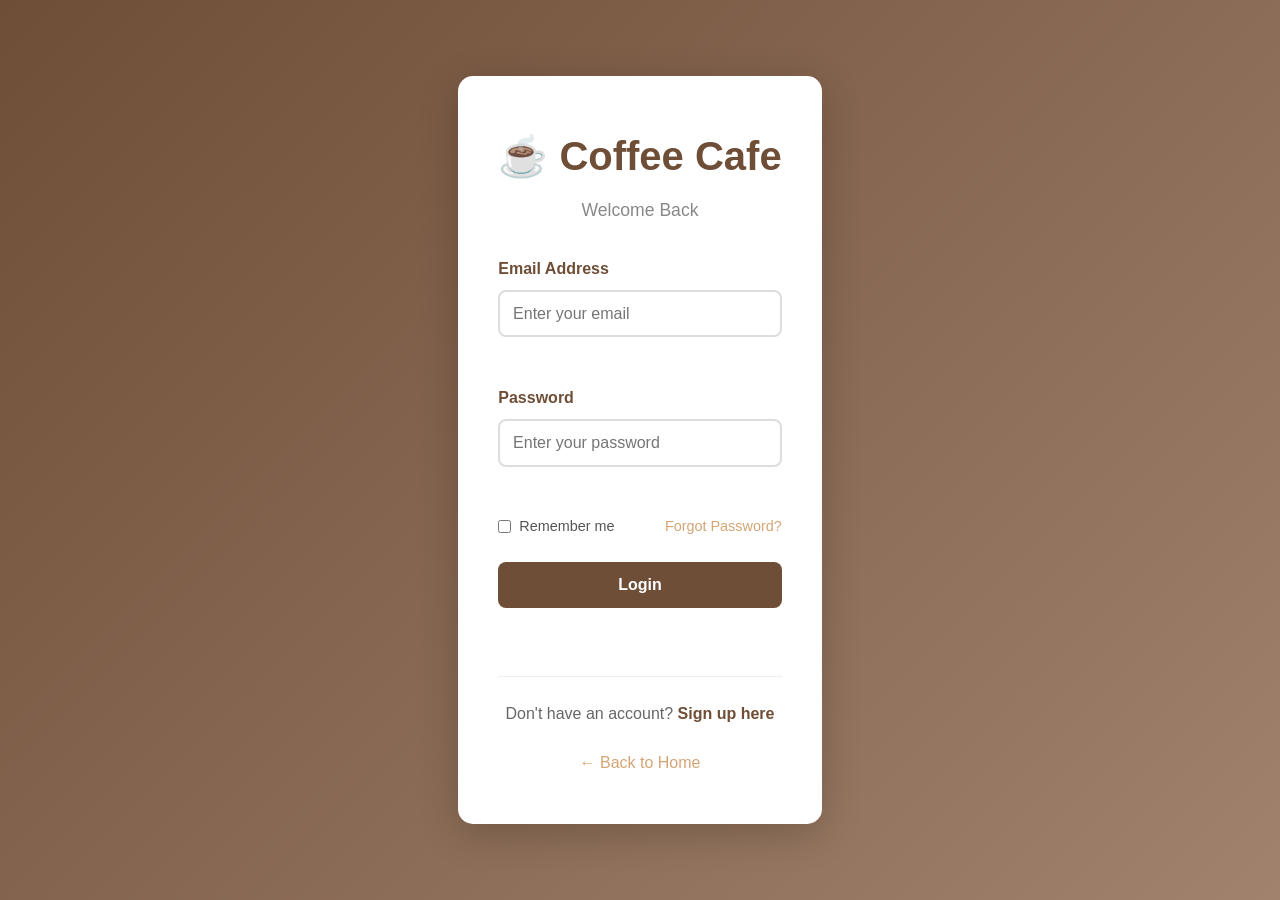
<file: login.html>
<!DOCTYPE html>
<html lang="en">
<head>
    <meta charset="UTF-8">
    <meta name="viewport" content="width=device-width, initial-scale=1.0">
    <title>Login - Coffee Cafe</title>
    <link rel="stylesheet" href="styles.css">
</head>
<body class="login-page">
    <div class="login-container">
        <div class="login-box">
            <div class="login-header">
                <h1>☕ Coffee Cafe</h1>
                <p>Welcome Back</p>
            </div>

            <form id="loginForm" class="login-form">
                <div class="form-group">
                    <label for="email">Email Address</label>
                    <input type="email" id="email" name="email" placeholder="Enter your email" required>
                    <span class="error-message" id="emailError"></span>
                </div>

                <div class="form-group">
                    <label for="password">Password</label>
                    <input type="password" id="password" name="password" placeholder="Enter your password" required>
                    <span class="error-message" id="passwordError"></span>
                </div>

                <div class="form-options">
                    <label class="remember-me">
                        <input type="checkbox" name="remember">
                        Remember me
                    </label>
                    <a href="#" class="forgot-password">Forgot Password?</a>
                </div>

                <button type="submit" class="login-btn">Login</button>
                <span class="login-message" id="loginMessage"></span>
            </form>

            <div class="login-footer">
                <p>Don't have an account? <a href="#" class="signup-link">Sign up here</a></p>
            </div>

            <a href="index.html" class="back-link">← Back to Home</a>
        </div>
    </div>

    <script src="script.js"></script>
</body>
</html>
</file>
<file: styles.css>
* {
    margin: 0;
    padding: 0;
    box-sizing: border-box;
}

:root {
    --primary-color: #6F4E37;
    --secondary-color: #D4A574;
    --accent-color: #A0826D;
    --light-bg: #F5F1ED;
    --dark-text: #2C2C2C;
    --white: #FFFFFF;
    --shadow: 0 2px 8px rgba(0, 0, 0, 0.1);
}

/* Global Styles */
body {
    font-family: 'Segoe UI', Tahoma, Geneva, Verdana, sans-serif;
    line-height: 1.6;
    color: var(--dark-text);
    background-color: var(--white);
}

.container {
    max-width: 1200px;
    margin: 0 auto;
    padding: 0 20px;
}

/* Navigation Bar */
.navbar {
    background-color: var(--primary-color);
    color: var(--white);
    padding: 0.6rem 0;
    position: sticky;
    top: 0;
    z-index: 100;
    box-shadow: var(--shadow);
}

.navbar .container {
    display: flex;
    justify-content: space-between;
    align-items: center;
}

.logo {
    font-size: 1.4rem;
    font-weight: bold;
    letter-spacing: 0.5px;
}

.nav-links {
    display: flex;
    list-style: none;
    gap: 1.2rem;
    align-items: center;
}

.nav-links a {
    color: var(--white);
    text-decoration: none;
    transition: color 0.3s ease;
    font-weight: 500;
    font-size: 0.95rem;
}

.nav-links a:hover {
    color: var(--secondary-color);
}

.btn-login {
    background-color: var(--secondary-color);
    color: var(--primary-color);
    padding: 0.4rem 1rem;
    border-radius: 25px;
    transition: background-color 0.3s ease;
    font-size: 0.9rem;
}

.btn-login:hover {
    background-color: var(--accent-color);
    color: var(--white);
}

.user-profile {
    display: flex !important;
    align-items: center;
    gap: 0.8rem;
}

.user-name {
    background-color: rgba(255, 255, 255, 0.2);
    padding: 0.3rem 0.7rem;
    border-radius: 15px;
    font-size: 0.9rem;
    display: inline-block;
}

.btn-logout {
    background-color: #e74c3c;
    color: var(--white);
    padding: 0.4rem 1rem;
    border-radius: 25px;
    transition: all 0.3s ease;
    font-size: 0.9rem;
    text-decoration: none;
    display: inline-block;
}

.btn-logout:hover {
    background-color: #c0392b;
    transform: translateY(-2px);
}

/* Hero Section */
.hero {
    background: linear-gradient(135deg, var(--primary-color) 0%, var(--accent-color) 100%);
    color: var(--white);
    padding: 8rem 2rem;
    text-align: center;
    min-height: 500px;
    display: flex;
    align-items: center;
    justify-content: center;
}

.hero-content h1 {
    font-size: 3.5rem;
    margin-bottom: 1rem;
    text-shadow: 2px 2px 4px rgba(0, 0, 0, 0.2);
}

.hero-content p {
    font-size: 1.5rem;
    margin-bottom: 2rem;
    opacity: 0.9;
}

.cta-btn {
    display: inline-block;
    background-color: var(--secondary-color);
    color: var(--primary-color);
    padding: 1rem 2.5rem;
    border-radius: 50px;
    text-decoration: none;
    font-weight: bold;
    transition: all 0.3s ease;
    box-shadow: 0 4px 15px rgba(0, 0, 0, 0.2);
}

.cta-btn:hover {
    background-color: var(--white);
    transform: translateY(-3px);
    box-shadow: 0 6px 20px rgba(0, 0, 0, 0.3);
}

/* Menu Section */
.menu {
    padding: 4rem 2rem;
    background-color: var(--light-bg);
}

.menu h2 {
    text-align: center;
    font-size: 2.5rem;
    margin-bottom: 3rem;
    color: var(--primary-color);
}

.menu-grid {
    display: grid;
    grid-template-columns: repeat(auto-fit, minmax(280px, 1fr));
    gap: 2rem;
}

.menu-item {
    background-color: var(--white);
    padding: 2rem;
    border-radius: 10px;
    text-align: center;
    box-shadow: var(--shadow);
    transition: transform 0.3s ease, box-shadow 0.3s ease;
}

.menu-item:hover {
    transform: translateY(-5px);
    box-shadow: 0 5px 15px rgba(0, 0, 0, 0.15);
}

.menu-icon {
    font-size: 3rem;
    margin-bottom: 1rem;
}

.menu-item h3 {
    color: var(--primary-color);
    margin-bottom: 0.5rem;
    font-size: 1.5rem;
}

.menu-item .description {
    color: #666;
    font-size: 0.95rem;
    margin-bottom: 1rem;
}

.menu-item .price {
    font-size: 1.5rem;
    font-weight: bold;
    color: var(--secondary-color);
}

/* About Section */
.about {
    padding: 4rem 2rem;
    background-color: var(--white);
}

.about h2 {
    text-align: center;
    font-size: 2.5rem;
    margin-bottom: 3rem;
    color: var(--primary-color);
}

.about-content {
    display: grid;
    grid-template-columns: repeat(auto-fit, minmax(280px, 1fr));
    gap: 2rem;
    margin-bottom: 4rem;
    max-width: 1100px;
    margin-left: auto;
    margin-right: auto;
}

.about-card {
    background: linear-gradient(135deg, var(--light-bg) 0%, var(--white) 100%);
    padding: 2rem;
    border-radius: 10px;
    border-left: 5px solid var(--secondary-color);
    box-shadow: var(--shadow);
    transition: all 0.3s ease;
}

.about-card:hover {
    transform: translateY(-5px);
    box-shadow: 0 8px 20px rgba(0, 0, 0, 0.1);
}

.about-card h3 {
    color: var(--primary-color);
    font-size: 1.5rem;
    margin-bottom: 1rem;
}

.about-card p {
    color: #555;
    line-height: 1.7;
    margin: 0;
}

.values-list {
    list-style: none;
    padding: 0;
    margin: 0;
}

.values-list li {
    padding: 0.7rem 0;
    color: #555;
    line-height: 1.6;
    border-bottom: 1px solid #EEE;
}

.values-list li:last-child {
    border-bottom: none;
}

.values-list strong {
    color: var(--primary-color);
}

.why-choose-us {
    background: linear-gradient(135deg, var(--primary-color) 0%, var(--accent-color) 100%);
    padding: 3rem 2rem;
    border-radius: 15px;
    color: var(--white);
    max-width: 1100px;
    margin: 0 auto;
}

.why-choose-us h3 {
    text-align: center;
    font-size: 2rem;
    margin-bottom: 2.5rem;
    text-shadow: 1px 1px 2px rgba(0, 0, 0, 0.2);
}

.features-grid {
    display: grid;
    grid-template-columns: repeat(auto-fit, minmax(200px, 1fr));
    gap: 2rem;
}

.feature {
    text-align: center;
    background-color: rgba(255, 255, 255, 0.1);
    padding: 1.5rem;
    border-radius: 10px;
    backdrop-filter: blur(10px);
    transition: all 0.3s ease;
}

.feature:hover {
    background-color: rgba(255, 255, 255, 0.2);
    transform: translateY(-3px);
}

.feature-icon {
    font-size: 2.5rem;
    margin-bottom: 1rem;
    display: block;
}

.feature h4 {
    font-size: 1.2rem;
    margin-bottom: 0.5rem;
}

.feature p {
    font-size: 0.95rem;
    opacity: 0.9;
    margin: 0;
}

/* Contact Section */
.contact {
    padding: 4rem 2rem;
    background-color: var(--light-bg);
}

.contact h2 {
    text-align: center;
    font-size: 2.5rem;
    margin-bottom: 3rem;
    color: var(--primary-color);
}

.contact-content {
    display: grid;
    grid-template-columns: 1fr 1fr;
    gap: 3rem;
    max-width: 1000px;
    margin: 0 auto;
}

.contact-info h3 {
    color: var(--primary-color);
    margin-top: 1.5rem;
    margin-bottom: 0.5rem;
    font-size: 1.1rem;
}

.contact-info p {
    color: #555;
    margin-bottom: 1rem;
}

.contact-form {
    display: flex;
    flex-direction: column;
    gap: 1rem;
}

.contact-form input,
.contact-form textarea {
    padding: 0.8rem;
    border: 2px solid #DDD;
    border-radius: 5px;
    font-family: inherit;
    font-size: 1rem;
    transition: border-color 0.3s ease;
}

.contact-form input:focus,
.contact-form textarea:focus {
    outline: none;
    border-color: var(--primary-color);
}

.submit-btn {
    background-color: var(--primary-color);
    color: var(--white);
    padding: 0.8rem;
    border: none;
    border-radius: 5px;
    font-weight: bold;
    cursor: pointer;
    transition: background-color 0.3s ease;
}

.submit-btn:hover {
    background-color: var(--accent-color);
}

/* Footer */
.footer {
    background-color: var(--primary-color);
    color: var(--white);
    padding: 2rem;
    text-align: center;
}

.social-links {
    margin-top: 1rem;
    display: flex;
    justify-content: center;
    gap: 2rem;
}

.social-links a {
    color: var(--secondary-color);
    text-decoration: none;
    transition: color 0.3s ease;
}

.social-links a:hover {
    color: var(--white);
}

/* Login Page Styles */
.login-page {
    background: linear-gradient(135deg, var(--primary-color) 0%, var(--accent-color) 100%);
    min-height: 100vh;
    display: flex;
    align-items: center;
    justify-content: center;
}

.login-container {
    display: flex;
    align-items: center;
    justify-content: center;
    min-height: 100vh;
    padding: 1rem;
}

.login-box {
    background-color: var(--white);
    border-radius: 15px;
    box-shadow: 0 10px 40px rgba(0, 0, 0, 0.2);
    width: 100%;
    max-width: 400px;
    padding: 3rem 2.5rem;
    animation: slideIn 0.5s ease;
}

@keyframes slideIn {
    from {
        opacity: 0;
        transform: translateY(-30px);
    }
    to {
        opacity: 1;
        transform: translateY(0);
    }
}

.login-header {
    text-align: center;
    margin-bottom: 2rem;
}

.login-header h1 {
    font-size: 2.5rem;
    color: var(--primary-color);
    margin-bottom: 0.5rem;
}

.login-header p {
    color: #888;
    font-size: 1.1rem;
}

.login-form {
    display: flex;
    flex-direction: column;
}

.form-group {
    margin-bottom: 1.5rem;
}

.form-group label {
    display: block;
    margin-bottom: 0.5rem;
    color: var(--primary-color);
    font-weight: 600;
}

.form-group input {
    width: 100%;
    padding: 0.8rem;
    border: 2px solid #DDD;
    border-radius: 8px;
    font-size: 1rem;
    transition: border-color 0.3s ease;
}

.form-group input:focus {
    outline: none;
    border-color: var(--primary-color);
}

.form-group input:invalid:not(:placeholder-shown) {
    border-color: #e74c3c;
}

.error-message {
    color: #e74c3c;
    font-size: 0.85rem;
    margin-top: 0.3rem;
    display: block;
    min-height: 1.2rem;
}

.form-options {
    display: flex;
    justify-content: space-between;
    align-items: center;
    margin-bottom: 1.5rem;
    font-size: 0.9rem;
}

.remember-me {
    display: flex;
    align-items: center;
    color: #555;
    cursor: pointer;
}

.remember-me input {
    margin-right: 0.5rem;
    cursor: pointer;
}

.forgot-password {
    color: var(--secondary-color);
    text-decoration: none;
    transition: color 0.3s ease;
}

.forgot-password:hover {
    color: var(--primary-color);
}

.login-btn {
    background-color: var(--primary-color);
    color: var(--white);
    padding: 0.9rem;
    border: none;
    border-radius: 8px;
    font-size: 1rem;
    font-weight: bold;
    cursor: pointer;
    transition: background-color 0.3s ease, transform 0.2s ease;
}

.login-btn:hover {
    background-color: var(--accent-color);
    transform: translateY(-2px);
}

.login-btn:active {
    transform: translateY(0);
}

.login-message {
    text-align: center;
    margin-top: 1rem;
    font-size: 0.95rem;
    min-height: 1.2rem;
}

.login-message.success {
    color: #27ae60;
}

.login-message.error {
    color: #e74c3c;
}

.login-footer {
    text-align: center;
    margin-top: 2rem;
    padding-top: 1.5rem;
    border-top: 1px solid #EEE;
    color: #666;
}

.login-footer p {
    margin: 0;
}

.signup-link {
    color: var(--primary-color);
    text-decoration: none;
    font-weight: bold;
    transition: color 0.3s ease;
}

.signup-link:hover {
    color: var(--secondary-color);
}

.back-link {
    display: block;
    text-align: center;
    margin-top: 1.5rem;
    color: var(--secondary-color);
    text-decoration: none;
    font-weight: 500;
    transition: color 0.3s ease;
}

.back-link:hover {
    color: var(--primary-color);
}

/* Testimonials Section */
.testimonials {
    padding: 4rem 2rem;
    background-color: var(--white);
}

.testimonials h2 {
    text-align: center;
    font-size: 2.5rem;
    margin-bottom: 3rem;
    color: var(--primary-color);
}

.testimonials-grid {
    display: grid;
    grid-template-columns: repeat(auto-fit, minmax(300px, 1fr));
    gap: 2rem;
    max-width: 1000px;
    margin: 0 auto;
}

.testimonial-card {
    background-color: var(--light-bg);
    padding: 2rem;
    border-radius: 10px;
    border-left: 5px solid var(--secondary-color);
    box-shadow: var(--shadow);
    transition: transform 0.3s ease;
}

.testimonial-card:hover {
    transform: translateY(-5px);
}

.testimonial-card .rating {
    color: #ffc107;
    font-size: 1.5rem;
    margin-bottom: 1rem;
}

.testimonial-card .testimonial-text {
    font-style: italic;
    color: #555;
    margin-bottom: 1rem;
    line-height: 1.7;
}

.testimonial-card .customer-name {
    font-weight: bold;
    color: var(--primary-color);
}

/* Seasonal Specials Section */
.specials {
    padding: 4rem 2rem;
    background: linear-gradient(135deg, var(--secondary-color) 0%, var(--accent-color) 100%);
}

.specials h2 {
    text-align: center;
    font-size: 2.5rem;
    margin-bottom: 3rem;
    color: var(--white);
    text-shadow: 1px 1px 2px rgba(0, 0, 0, 0.2);
}

.specials-grid {
    display: grid;
    grid-template-columns: repeat(auto-fit, minmax(200px, 1fr));
    gap: 2rem;
    max-width: 1000px;
    margin: 0 auto;
}

.special-item {
    background-color: var(--white);
    padding: 2rem;
    border-radius: 10px;
    text-align: center;
    box-shadow: 0 5px 15px rgba(0, 0, 0, 0.1);
    transition: all 0.3s ease;
}

.special-item:hover {
    transform: scale(1.05);
    box-shadow: 0 8px 20px rgba(0, 0, 0, 0.15);
}

.special-item .special-icon {
    font-size: 2.5rem;
    margin-bottom: 1rem;
}

.special-item h3 {
    color: var(--primary-color);
    margin-bottom: 0.5rem;
}

.special-item p {
    color: #666;
    margin-bottom: 0.5rem;
}

.special-item .special-price {
    font-size: 1.8rem;
    font-weight: bold;
    color: var(--secondary-color);
    margin-top: 1rem;
}

/* Gallery Section */
.gallery {
    padding: 4rem 2rem;
    background-color: var(--light-bg);
}

.gallery h2 {
    text-align: center;
    font-size: 2.5rem;
    margin-bottom: 3rem;
    color: var(--primary-color);
}

.gallery-grid {
    display: grid;
    grid-template-columns: repeat(auto-fit, minmax(250px, 1fr));
    gap: 1.5rem;
    max-width: 1100px;
    margin: 0 auto;
}

.gallery-item {
    background-color: var(--white);
    border-radius: 10px;
    overflow: hidden;
    box-shadow: var(--shadow);
    transition: all 0.3s ease;
    cursor: pointer;
}

.gallery-item img {
    width: 100%;
    height: 250px;
    object-fit: cover;
    display: block;
    transition: transform 0.3s ease;
}

.gallery-item:hover {
    transform: scale(1.05);
    box-shadow: 0 8px 20px rgba(0, 0, 0, 0.2);
}

.gallery-item:hover img {
    transform: scale(1.1);
}

.gallery-placeholder {
    background: linear-gradient(135deg, var(--primary-color), var(--secondary-color));
    color: var(--white);
    font-size: 3rem;
    height: 200px;
    display: flex;
    align-items: center;
    justify-content: center;
    transition: transform 0.3s ease;
}

.gallery-item:hover .gallery-placeholder {
    transform: scale(1.1);
}

.gallery-item h3 {
    padding: 1rem;
    text-align: center;
    color: var(--primary-color);
    font-weight: bold;
}

/* Loyalty Program Section */
.loyalty {
    padding: 4rem 2rem;
    background-color: var(--white);
}

.loyalty h2 {
    text-align: center;
    font-size: 2.5rem;
    margin-bottom: 3rem;
    color: var(--primary-color);
}

.loyalty-content {
    display: grid;
    grid-template-columns: 1fr 1fr;
    gap: 3rem;
    max-width: 1000px;
    margin: 0 auto;
    align-items: center;
}

.loyalty-info h3 {
    font-size: 1.8rem;
    color: var(--primary-color);
    margin-bottom: 1.5rem;
}

.loyalty-benefits {
    list-style: none;
    margin-bottom: 2rem;
}

.loyalty-benefits li {
    padding: 0.7rem 0;
    color: #555;
    font-size: 1.1rem;
}

.loyalty-btn {
    background-color: var(--secondary-color);
    color: var(--primary-color);
    padding: 0.9rem 2rem;
    border: none;
    border-radius: 50px;
    font-weight: bold;
    cursor: pointer;
    transition: all 0.3s ease;
    font-size: 1rem;
}

.loyalty-btn:hover {
    background-color: var(--primary-color);
    color: var(--white);
    transform: translateY(-2px);
}

.loyalty-visual {
    display: flex;
    justify-content: center;
}

.loyalty-card-mock {
    background: linear-gradient(135deg, var(--primary-color), var(--accent-color));
    color: var(--white);
    padding: 2.5rem;
    border-radius: 15px;
    text-align: center;
    box-shadow: 0 8px 20px rgba(0, 0, 0, 0.2);
    min-width: 300px;
    font-weight: bold;
    transform: perspective(600px) rotateY(-5deg);
}

.loyalty-card-mock p:first-child {
    letter-spacing: 2px;
    font-size: 1.2rem;
}

/* Newsletter Section */
.newsletter {
    padding: 4rem 2rem;
    background: linear-gradient(135deg, var(--primary-color) 0%, var(--accent-color) 100%);
    text-align: center;
    color: var(--white);
}

.newsletter h2 {
    font-size: 2.5rem;
    margin-bottom: 1rem;
    text-shadow: 1px 1px 2px rgba(0, 0, 0, 0.2);
}

.newsletter p {
    font-size: 1.1rem;
    margin-bottom: 2rem;
    opacity: 0.9;
}

.newsletter-form {
    display: flex;
    gap: 0.5rem;
    max-width: 500px;
    margin: 0 auto;
    flex-wrap: wrap;
    justify-content: center;
}

.newsletter-form input {
    flex: 1;
    min-width: 250px;
    padding: 0.9rem;
    border: none;
    border-radius: 50px;
    font-size: 1rem;
}

.newsletter-btn {
    background-color: var(--secondary-color);
    color: var(--primary-color);
    padding: 0.9rem 2rem;
    border: none;
    border-radius: 50px;
    font-weight: bold;
    cursor: pointer;
    transition: all 0.3s ease;
    font-size: 1rem;
}

.newsletter-btn:hover {
    background-color: var(--white);
    transform: translateY(-2px);
}

.newsletter-message {
    text-align: center;
    margin-top: 1rem;
    font-size: 0.95rem;
}

.newsletter-message.success {
    color: #2ecc71;
}

.newsletter-message.error {
    color: #e74c3c;
}

/* Responsive Design */
@media (max-width: 768px) {
    .nav-links {
        gap: 1rem;
    }

    .user-profile {
        gap: 0.6rem !important;
    }

    .btn-logout {
        padding: 0.35rem 0.9rem;
        font-size: 0.9rem;
    }

    .hero-content h1 {
        font-size: 2.5rem;
    }

    .hero-content p {
        font-size: 1.2rem;
    }

    .contact-content {
        grid-template-columns: 1fr;
    }

    .menu-grid {
        grid-template-columns: 1fr;
    }

    .login-box {
        padding: 2rem 1.5rem;
    }

    .testimonials-grid {
        grid-template-columns: 1fr;
    }

    .specials-grid {
        grid-template-columns: repeat(2, 1fr);
    }

    .gallery-grid {
        grid-template-columns: repeat(2, 1fr);
    }

    .loyalty-content {
        grid-template-columns: 1fr;
        gap: 2rem;
    }

    .loyalty-card-mock {
        min-width: 250px;
    }

    .about-content {
        grid-template-columns: 1fr;
    }

    .features-grid {
        grid-template-columns: 1fr;
    }

    .why-choose-us {
        padding: 2rem 1.5rem;
    }

    .newsletter-form {
        flex-direction: column;
    }

    .newsletter-form input,
    .newsletter-btn {
        width: 100%;
    }
}

@media (max-width: 480px) {
    .navbar .container {
        flex-direction: column;
        gap: 0.5rem;
    }

    .nav-links {
        flex-direction: column;
        gap: 0.3rem;
        width: 100%;
        text-align: center;
    }

    .nav-links a {
        font-size: 0.85rem;
    }

    .btn-login {
        padding: 0.3rem 0.8rem;
        font-size: 0.85rem;
    }

    .user-profile {
        gap: 0.5rem !important;
    }

    .user-name {
        font-size: 0.8rem;
        padding: 0.25rem 0.5rem;
    }

    .btn-logout {
        padding: 0.3rem 0.8rem;
        font-size: 0.85rem;
    }

    .hero-content h1 {
        font-size: 2rem;
    }

    .logo {
        font-size: 1.2rem;
    }

    .specials-grid {
        grid-template-columns: 1fr;
    }

    .gallery-grid {
        grid-template-columns: 1fr;
    }

    .loyalty-card-mock {
        min-width: 200px;
        padding: 1.5rem;
    }

    .loyalty-info h3 {
        font-size: 1.4rem;
    }

    .newsletter-form input {
        min-width: 100%;
    }

    .testimonials h2,
    .specials h2,
    .gallery h2,
    .loyalty h2,
    .about h2,
    .newsletter h2 {
        font-size: 2rem;
    }

    .why-choose-us h3 {
        font-size: 1.5rem;
    }

    .feature {
        padding: 1rem;
    }

    .feature-icon {
        font-size: 2rem;
    }
}
</file>
